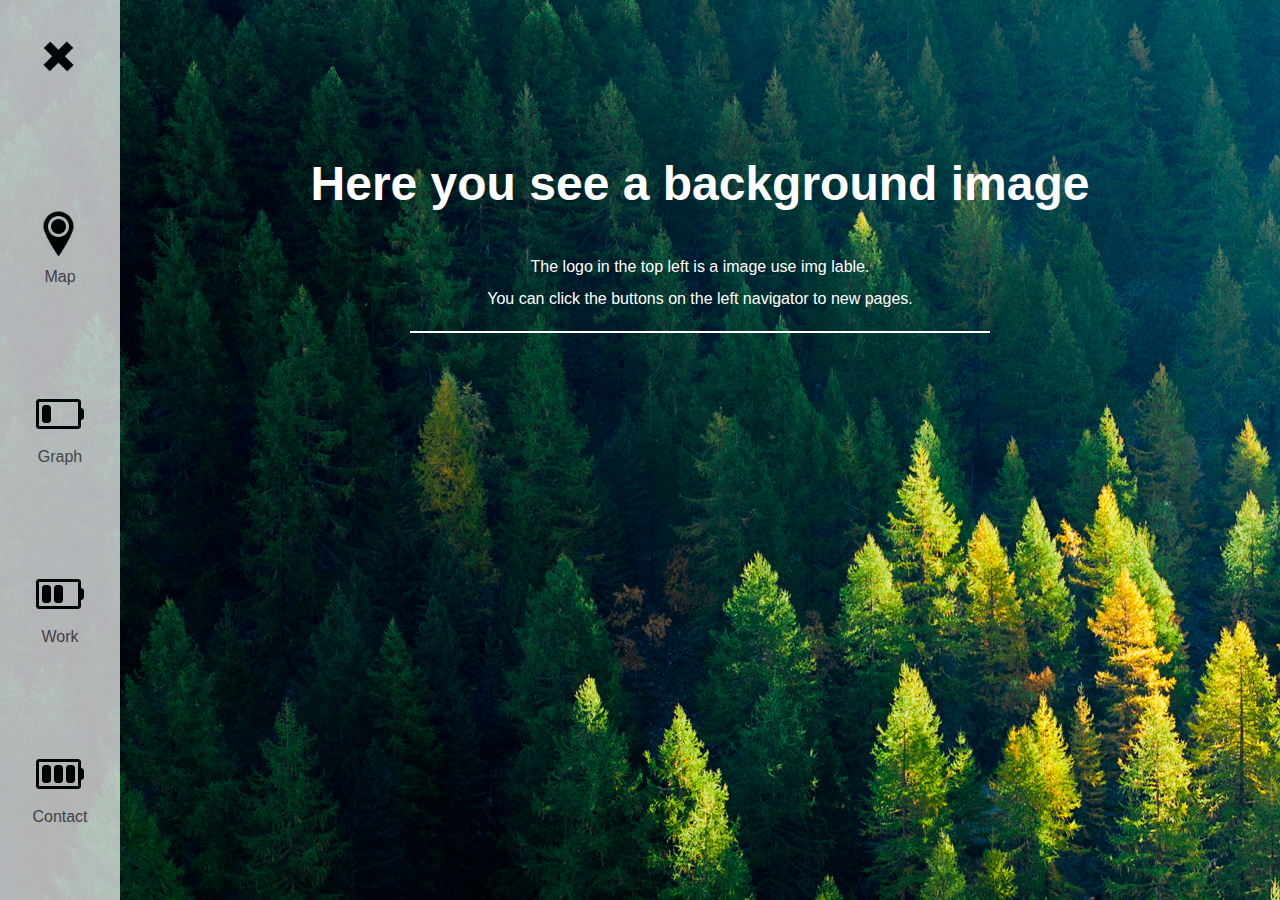
<file: index.html>
<!DOCTYPE html>
<html>
  <head>
    <meta charset="utf-8">
    <title>Here!</title>
    <link rel="stylesheet" href="main.css" media="screen" title="no title" charset="utf-8">
    <script type="application/javascript" src="main.js"> </script>
  </head>
  <body>
    <div class="NavBar">
      <div class="" id="logo">
        <a href="#"><img src="pic/logo.png" alt="LOGO" /></a>
      </div>
      <ul>
        <li><a href="map.html" class="NavButton"><img src="pic/location.png" alt="Map"  /><div>Map</div></a></li>
        <li><a href="information.html" class="NavButton"><img src="pic/battery-1.png" alt="" /><br><div>Graph</div></a></li>
        <li><a href="work.html" class="NavButton"><img src="pic/battery-2.png" alt="" /><br><div>Work</div></a></li>
        <li><a href="other.html" class="NavButton"><img src="pic/battery-3.png" alt=""  /><br><div>Contact</div></a></li>
      </ul>

    </div>

    <!-- Here is javascript part to realise the click and pop up menu -->
    <!-- NOT ALLOWED in assignment 1 -->

    <!-- <div id="bg"></div>
    <div id="win">
      <div class="Menu">
          <ul class="MainList">
            <li><a href="#" class="TextBlack">Work</a></li>
            <li><a href="#" class="TextBlack">About</a></li>
            <li><a href="#" class="TextBlack">Contact</a></li>
          </ul>
          <ul class="SecondList">
            <li><a href="#" class="TextGray">Facebook</a></li>
            <li><a href="#" class="TextGray">Twitter</a></li>
          </ul>
      </div>
    </div>

    <div class="" id="InformationButton">
      <a href="#" onclick="WinTip()"><img src="pic/add.png" alt="" /></a>
    </div> -->


    <div id="Main">
    <div class="block firstpart" ><!-- When add more then one class,use space to saperate them -->
      <div class="describ">
        <h2>Here you see a background image</h2>
        <p>
        The logo in the top left is a image use img lable.<br>
        You can click the buttons on the left navigator to new pages.<br>

        </p>
        <div class="divide">
        </div>
      </div>
    </div>
</div>

  </body>
</html>
</file>
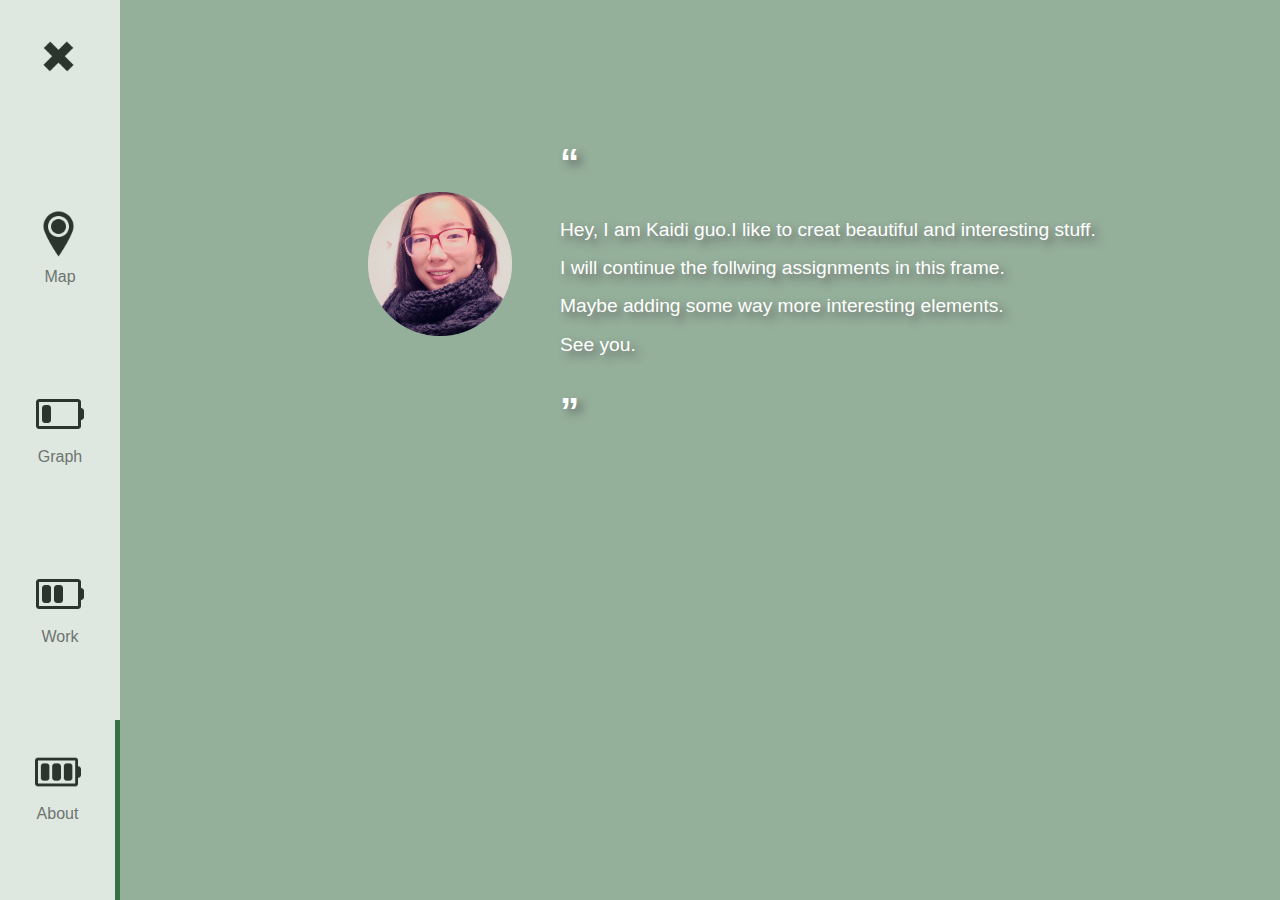
<file: about.html>
<!DOCTYPE html>
<html>
  <head>
    <meta charset="utf-8">
    <title>Here!</title>
    <link rel="stylesheet" href="main.css" media="screen" title="no title" charset="utf-8">
    <script type="application/javascript" src="main.js"> </script>
  </head>
  <body>
    <div class="NavBar">
      <div class="" id="logo">
        <a href="index.html"><img src="pic/logo.png" alt="LOGO" /></a>
      </div>
      <ul>
        <li><a href="map.html" class="NavButton"><img src="pic/location.png" alt=""  /><div>Map</div></a></li>
        <li><a href="information.html" class="NavButton"><img src="pic/battery-1.png" alt="" /><br><div>Graph</div></a></li>
        <li><a href="work.html" class="NavButton" ><img src="pic/battery-2.png" alt="" /><br><div>Work</div></a></li>
        <li><a href="about.html" class="NavButton" id="NavButtonAbout"><img src="pic/battery-3.png" alt=""  /><br><div>About</div></a></li>
      </ul>

    </div>
    <div id="Main">
    <div class="block about" ><!-- When add more then one class,use space to saperate them -->
    <div class="me">
      <img src="pic/me.png" alt="" />
    </div>
      <div class="describ">
        <h1>“</h1>
        <p>
          Hey, I am Kaidi guo.I like to creat beautiful and interesting stuff.<br>
          I will continue the follwing assignments in this frame.<br>
          Maybe adding some way more interesting elements.<br>
          See you.
        </p>
        <h1>”</h1>
      </div>

    </div>
    </div>

  </body>
</html>
</file>
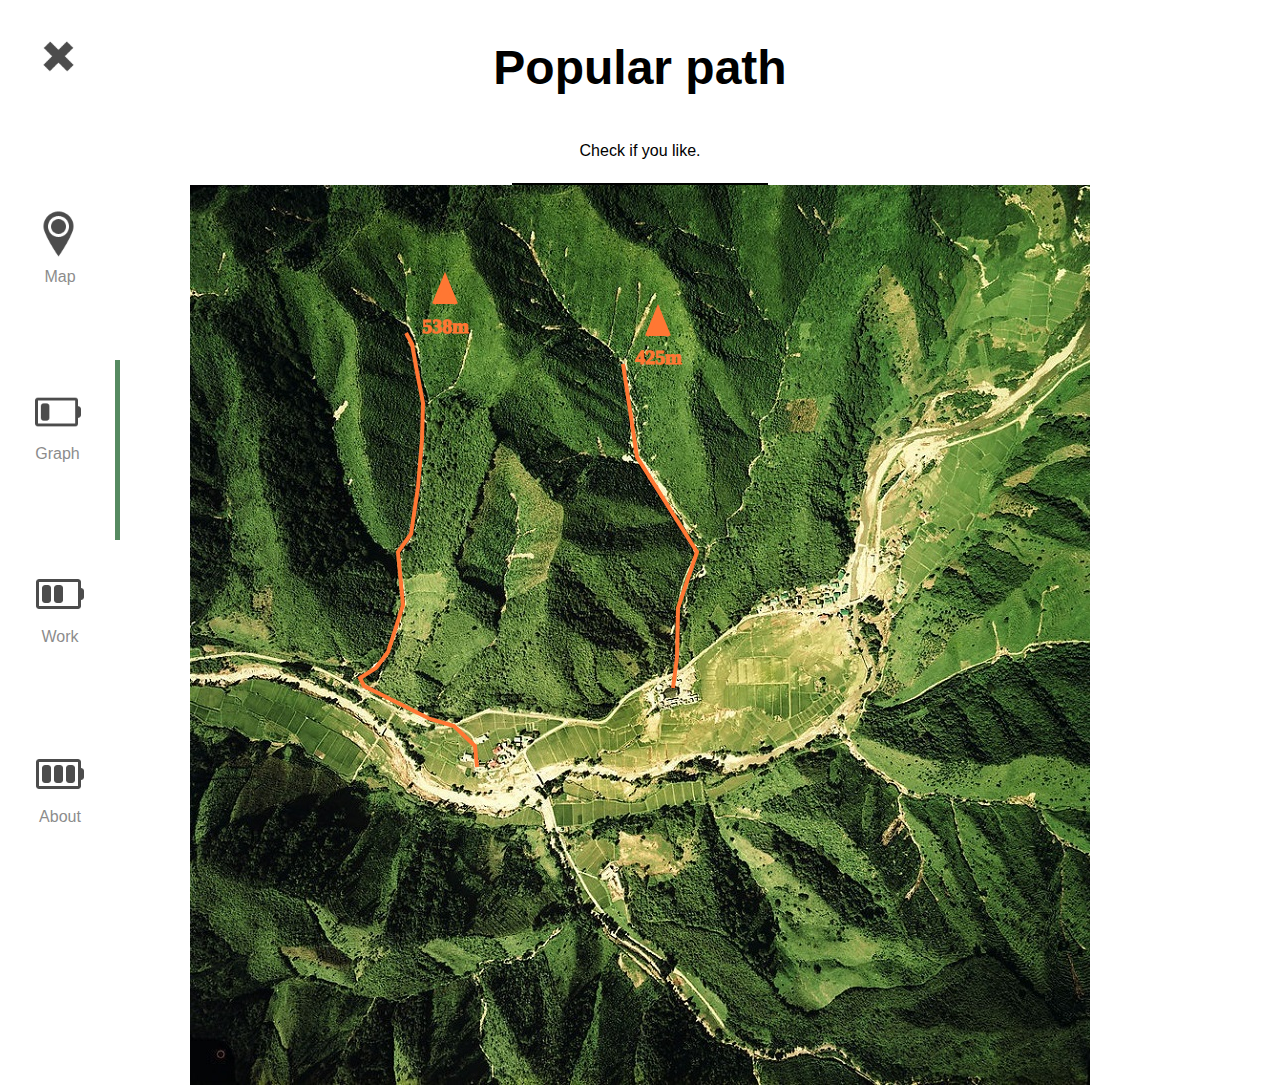
<file: information.html>
<!DOCTYPE html>
<html>
  <head>
    <meta charset="utf-8">
    <title>Hi!</title>
    <link rel="stylesheet" href="main.css" media="screen" title="no title" charset="utf-8">
  </head>
  <body>
    <div class="NavBar">
      <div class="" id="logo">
        <a href="index.html"><img src="pic/logo.png" alt="LOGO" /></a>
      </div>
      <ul>
        <li><a href="map.html" class="NavButton"><img src="pic/location.png" alt=""  /><div>Map</div></a></li>
        <li><a href="information.html" class="NavButton" id="NavButtonInfor"><img src="pic/battery-1.png" alt="" /><br><div>Graph</div></a></li>
        <li><a href="work.html" class="NavButton"><img src="pic/battery-2.png" alt="" /><br><div>Work</div></a></li>
        <li><a href="about.html" class="NavButton"><img src="pic/battery-3.png" alt=""  /><br><div>About</div></a></li>
      </ul>
    </div>

    <div id="Main">
    <div class="describ information">
      <h2>Popular path</h2>
      <p>
      Check if you like.
      </p>
    </div>
    <div class="divide-black">
    </div>
    <!-- <div class="graphs">
      <div class=" graph graph1">
      </div>

      <div class="graph graph2">
      </div>
    </div>
    <div class="blockp">
      <p class="A">
        30% increase in exercise
      </p>
      <p class="B">
        New friends every time
      </p>
    </div> -->
    <div class="pathmap">
      <!-- <img id="RS" src="pic/pathmap.jpg" alt="" /> -->
      <svg xmlns="http://www.w3.org/2000/svg" xml:space="preserve" width="900px" height="900px" style="shape-rendering:geometricPrecision; text-rendering:geometricPrecision; image-rendering:optimizeQuality; fill-rule:evenodd; clip-rule:evenodd"
      viewBox="0 0 900 900" preserveAspectRatio="xMidYMid meet"
       xmlns:xlink="http://www.w3.org/1999/xlink" >

       <g id="myway">
        <polyline pointer-events=all fill=none stroke="#FF7733" stroke-miterlimit="10" stroke-width="4px" points="483,503 487,472 488,423 507,367 447,272 433,179 "/>
        <polyline pointer-events=all fill=none stroke="#FF7733" stroke-miterlimit="10" stroke-width="4px" points="287,582 285,561 264,541 240,534 174,501 170,493 186,483 198,467 213,420 208,367 221,349 228,302 232,255 233,218 227,187 222,159 216,148  "/>


       </g>
       <g class="labels">
       	<text id="label1" transform="matrix(1 0 0 1 232 148)"  font-family="'MyriadPro-Regular'" font-size="20" stroke="#FF7733" fill="#FF7733">538m</text>
        <text id="label2" transform="matrix(1 0 0 1 445 179)"  font-family="'MyriadPro-Regular'" font-size="20" stroke="#FF7733" fill="#FF7733">425m</text>
       </g>
       <g class="peaks">
         <polyline id="peak1" pointer-events=all fill="#FF7733" stroke="#FF7733" stroke-miterlimit="10" stroke-width="4px" points="244,119 255,92 266,119"/>
         <polyline id="peak1" pointer-events=all fill="#FF7733" stroke="#FF7733" stroke-miterlimit="10" stroke-width="4px" points="457,151 468,124 479,151 "/>
       </g>



      </svg>
    </div>




    </div>

  </body>
</html>
</file>
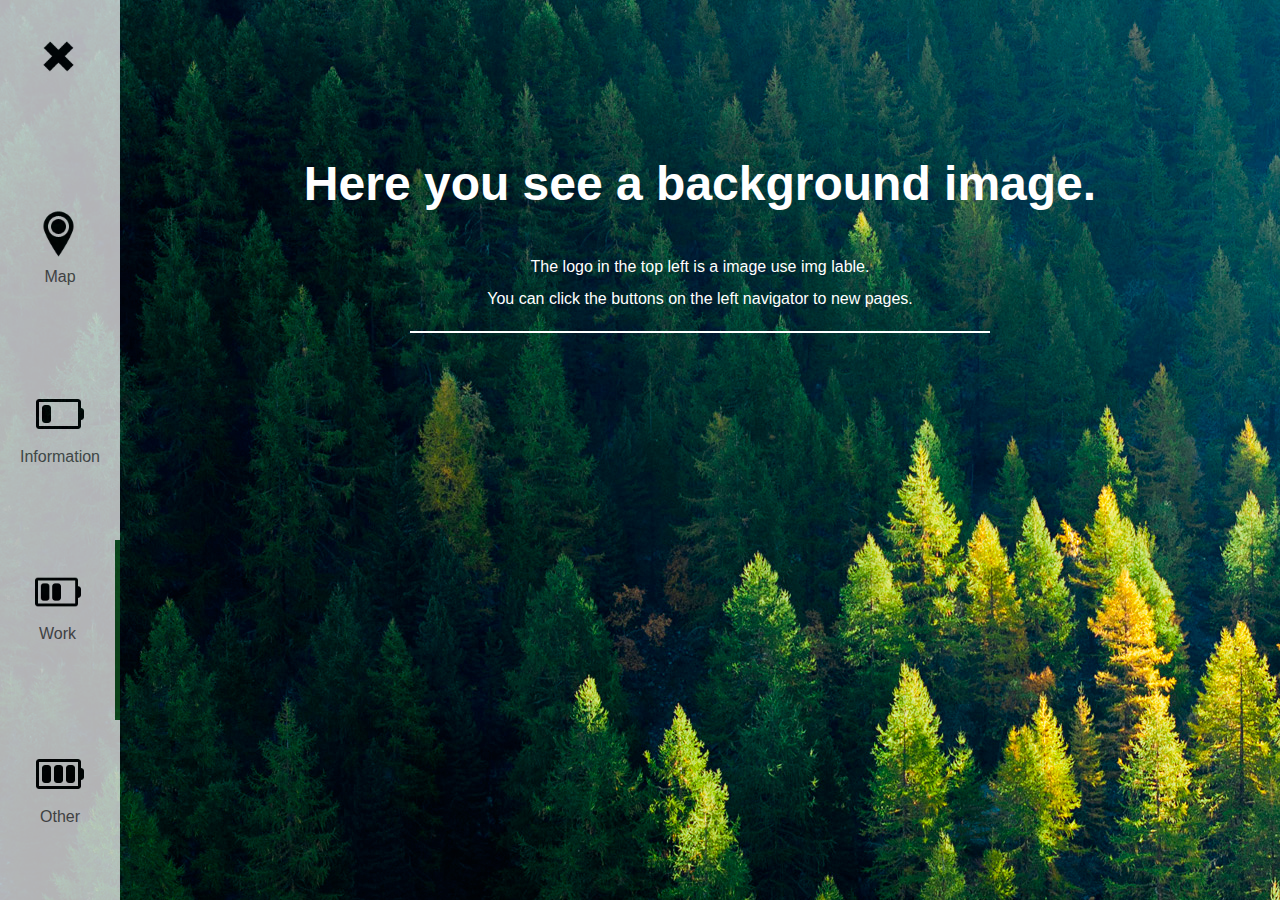
<file: work.html>
<!DOCTYPE html>
<html>
  <head>
    <meta charset="utf-8">
    <title>Here!</title>
    <link rel="stylesheet" href="main.css" media="screen" title="no title" charset="utf-8">
    <script type="application/javascript" src="main.js"> </script>
  </head>
  <body>
    <div class="NavBar">
      <div class="" id="logo">
        <a href="#"><img src="pic/logo.png" alt="LOGO" /></a>
      </div>
      <ul>
        <li><a href="" class="NavButton"><img src="pic/location.png" alt=""  /><div>Map</div></a></li>
        <li><a href="information.html" class="NavButton"><img src="pic/battery-1.png" alt="" /><br><div>Information</div></a></li>
        <li><a href="work.html" class="NavButton" id="NavButtonWork"><img src="pic/battery-2.png" alt="" /><br><div>Work</div></a></li>
        <li><a href="other.html" class="NavButton"><img src="pic/battery-3.png" alt=""  /><br><div>Other</div></a></li>
      </ul>

    </div>
    <div id="Main">
    <div class="block firstpart" ><!-- When add more then one class,use space to saperate them -->
      <div class="describ">
        <h2>Here you see a background image.</h2>
        <p>
        The logo in the top left is a image use img lable.<br>
        You can click the buttons on the left navigator to new pages.<br>

        </p>
        <div class="divide">
        </div>
      </div>
    </div>
</div>

  </body>
</html>
</file>
<file: main.css>
html{
  height: 100%;
}
body{
  height: 100%;
  margin: 0px;
  padding: 0px;
  font-family:Arial;
}
.NavBar{
  position:fixed;
  z-index: 1000;
  left: 0px;
  top: 0px;
  width: 120px;
  height: 100%;
  background: rgb(255, 255, 255);
  filter:"Alpha(opacity=70)";
  opacity:0.7;
  /*border-right: 1px solid rgb(210, 210, 210);*/
  overflow: hidden;

}
#logo{
  position: relative;
  width: inherit;
  text-align: center;
  height: 20%;
}
.NavBar ul{
  list-style-type: none;
  margin: 0;
  padding: 0;
  height: inherit;

}
.NavBar li{
  height: 20%;
}
a.NavButton{
  display: block;
  color: rgb(91, 91, 91);
  font-weight:normal;
  background-color:inherit;
  width:inherit;
  height:100%;
  text-align: center;
  padding: 0px;
  margin: 0px;
  text-decoration: none;
}
.NavBar img{
  width: 40%;
  padding-top: 25%;
  padding-bottom: 5%;
}
a.NavButton:link{
}
a.NavButton:visited{
}
a.NavButton:hover{
  background-color: rgb(124, 145, 127);
  color: rgb(255, 255, 255);
}
#NavButtonInfor{
  border-right: 5px solid rgb(15, 89, 31);
}
#NavButtonMap{
  border-right: 5px solid rgb(15, 89, 31);
}
#NavButtonWork{
  border-right: 5px solid rgb(15, 89, 31);
}
#NavButtonAbout{
  border-right: 5px solid rgb(15, 89, 31);
}
#Main{
  /*overflow: hidden;*/
  background-color: rgb(255, 255, 255);
  /*margin-left: 120px;*/
  height: 100%;
  margin: 0px;
  padding: 0px;


}
h2{
  font-size: 300%;
}
p{
  line-height: 200%
}
.copyright{
  float: right;
  position: relative;
  top: 50%;
  right: 5px;
  color: rgb(255, 255, 255);
  font-size: 5px;
}
.divide{
  width: 50%;
  height: 2px;
  background-color: rgb(255, 255, 255);
/*here set left and right auto can put this div in the Father's center*/
  margin-left: auto;
  margin-right: auto;

}
.block{
  padding-left: 120px;
  height: 100%;
  background-color:inherit;
  clear: both;
}
.firstpart{
  background-image: url(pic/background.jpg);
}
.firstpart .describ{
  width: 100%;
  text-align: center;
  float: left;
  color: rgb(255, 255, 255);
  height: 30%;
  margin-top: 10%;
}

/*Here for Map page!!*/

.map{
  width: auto;
  height: 100%;
  background-image: url(pic/bgmmap.png);
  /*filter:"Alpha(opacity=70)";
  opacity:0.7;*/
}

.map .rectangle{
  position: relative;
  left: 20%;
  top: 10%;
  width: 60%;
  border: 2px solid green;

}
.map .marker1{
  float: left;
  width: 80px;
  height: 80px;
  margin: 5%;
  background-image: url(pic/marker80.png);
  background-size: 100%;
}
.map .marker2{
  float: left;
  width: 80px;
  height: 80px;
  margin: 10%;
  background-image: url(pic/marker80.png);
  background-size: 100%;
}
.map .marker3{
  float: right;
  width: 120px;
  height: 120px;
  margin: 5%;
  background-image: url(pic/marker.png);
  background-size: 100%;
}

.clean{
  /*In order to keep the rectangle cover the markers*/
  height: 1px;
  clear: both;
}

.map .describ{
  font-weight: bold;
  color: rgb(45, 120, 60);
  width: 50%;
  float: left;
  padding-left: 8%;
  padding-top: 8%;
}
.map .describ p{
  font-size: 120%;
  line-height: 150%;
  color: rgb(89, 87, 87);
}
.go{
  /*clear: both;*/
  position: absolute;
  bottom: 30px;
  float: left;
  padding-left: 40%;
}
.divide-green{
  position: absolute;
  z-index: 1;
  left: 0px;
  bottom: 0px;
  height: 30px;
  width: 100%;
  background-color: rgb(45, 120, 60);
}
.introduction{
  float: left;
}
#map{

    width:100%;
    height:100%;
}
.highlight{
  position:absolute;;
  z-index: 100;
  right: 0px;
  width: 300px;

  background-color: rgb(255, 255, 255);
  filter:"Alpha(opacity=80)";
  opacity:0.8;

}
.top{
  font-size: 150%;
  background-color: rgb(54, 120, 60);
  color: rgb(255, 255, 255);
  padding-top: 10px;
  padding-bottom: 10px;
  text-align: center;
}
.highlight p{
  padding: 5%;
  font-size: 13px;
  line-height: 150%;
  color: rgb(54, 120, 60);
}


/*Here for graph page!*/
.information{
  text-align: center;
}
.divide-black{
  height: 2px;
  width: 20%;
  background-color: rgb(0, 0, 0);
  margin-left: auto;
  margin-right: auto;
}
.graphs{

  padding-top: 5%;
  width: 40%;
  height: 30%;
  margin-left: auto;
  margin-right: auto;
}
.graph{

  width: 200px;
  height: 200px;
  background-color: rgb(149, 203, 158);
  border: 2px solid black;
  margin: 10px;
}
.graph1{
  float: left;
}
.graph2{
  float: right;
}
.blockp{
  width: 37%;
  background-color: red;
  position: relative;
  margin-left: auto;
  margin-right: auto;

}
.A{
  float: left;
}
.B{
  float: right;
}
.pathmap{
  width: 900px;
  height: 900px;
  background-image: url(pic/pathmap.jpg);
  margin-left: auto;
  margin-right: auto;
}

.labels{
  display:block;
  color:"#FF7733";
  font-weight: bold;
}
.peaks{
  display:block;
}

#myway polyline:hover{
    stroke-width: 8;
    stroke:#FF6633;
    font-weight: bold;
}
path:hover{
    stroke-width: 8;
    stroke:blue;
}



/*Here for work page!!!*/
.work .describ{
  /*padding-left: 5%;*/
}
.work .describ p{
  color: rgb(139, 139, 139);
}
.titles{
  float: left;
  width: 30%;
  height: 900px;
  border-right: 1px solid black;
}
.details{
  float: right;
  width: 69%;
  height: inherit;
}
em,span{
  color: rgb(39, 125, 58);
}



/*Here is the last page!!*/
.about{
  background-color: rgb(148, 175, 154);
  padding-left: 25%;
}
.me img{
  float: left;
  width: 15%;
  margin-top: 15%;
  padding: 5%;

}
.about .describ{
  margin-top: 12%;
  text-shadow: 5px 5px 8px #656565;
  float: left;
  font-size: 120%;
  color:rgb(255, 255, 255);
}
h1{
  font-size: 200%;
}
</file>
